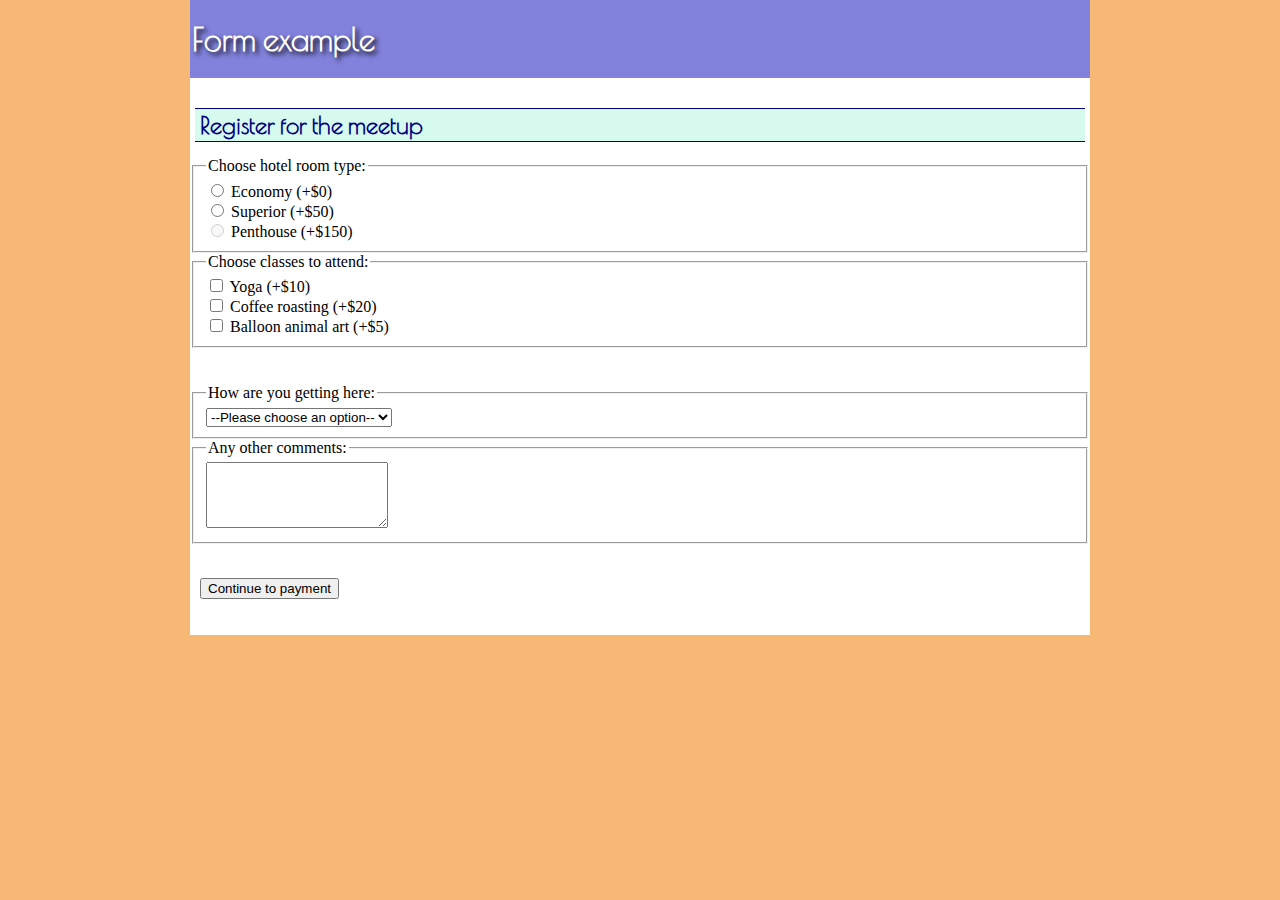
<file: form.html>
<!DOCTYPE html>
<html lang="en-US">

<head>
    <meta charset="UTF-8">
    <meta name="viewport" content="width=device-width, initial-scale=1.0">
    <title>MDN - HTML tutorial</title>
    <link rel="stylesheet" href="styles/style.css">
    <link rel="icon" href="favicon.ico" type="image/x-icon">

  <!--Font - Poiret One-->
  <link rel="preconnect" href="https://fonts.googleapis.com">
  <link rel="preconnect" href="https://fonts.gstatic.com" crossorigin>
  <link rel="stylesheet" href="https://fonts.googleapis.com/css2?family=Poiret+One&display=swap">
</head>

<body>
    <nav>
      <h1>Form example</h1>
    </nav>
    <article>
        <form action="./payment_page" method="get">
            <h2>Register for the meetup</h2>
            <div class="two-cols cont-620">
                <fieldset>
                    <legend>Choose hotel room type:</legend>
                    <div>
                        <input type="radio" id="hotelChoice1" name="hotel" value="economy">
                        <label for="hotelChoice1">Economy (+$0)</label>
                        <br>
                        <input type="radio" id="hotelChoice2" name="hotel" value="superior">
                        <label for="hotelChoice2">Superior (+$50)</label>
                        <br>
                        <input type="radio" id="hotelChoice3" name="hotel" value="penthouse" disabled>
                        <label for="hotelChoice3">Penthouse (+$150)</label>
                    </div>
                </fieldset>
                <fieldset>
                    <legend>Choose classes to attend:</legend>
                    <div>
                        <input type="checkbox" id="yoga" name="yoga">
                        <label for="yoga">Yoga (+$10)</label>
                        <br>
                        <input type="checkbox" id="coffee" name="coffee">
                        <label for="coffee">Coffee roasting (+$20)</label>
                        <br>
        
                        <input type="checkbox" id="balloon" name="balloon">
                        <label for="balloon">Balloon animal art (+$5)</label>
                    </div>
                </fieldset>
            </div>
            <br><br>
            <div class="two-cols cont-620">
                <fieldset>
                    <legend>How are you getting here:</legend>
                    <select name="transport" id="transport">
                        <option value="">--Please choose an option--</option>
                        <option value="plane">Plane</option>
                        <option value="bike">Bike</option>
                        <option value="walk">Walk</option>
                        <option value="bus">Bus</option>
                        <option value="train">Train</option>
                        <option value="jetPack">Jet pack</option>
                    </select>
                </fieldset>
                <fieldset>
                    <legend>Any other comments:</legend>
                    <textarea id="comments" name="comments" rows="4"></textarea>
                </fieldset>
            </div>
            <br>
            <p>
                <button>Continue to payment</button>
            </p>
        </form>
    </article>
</body>

</html>
</file>
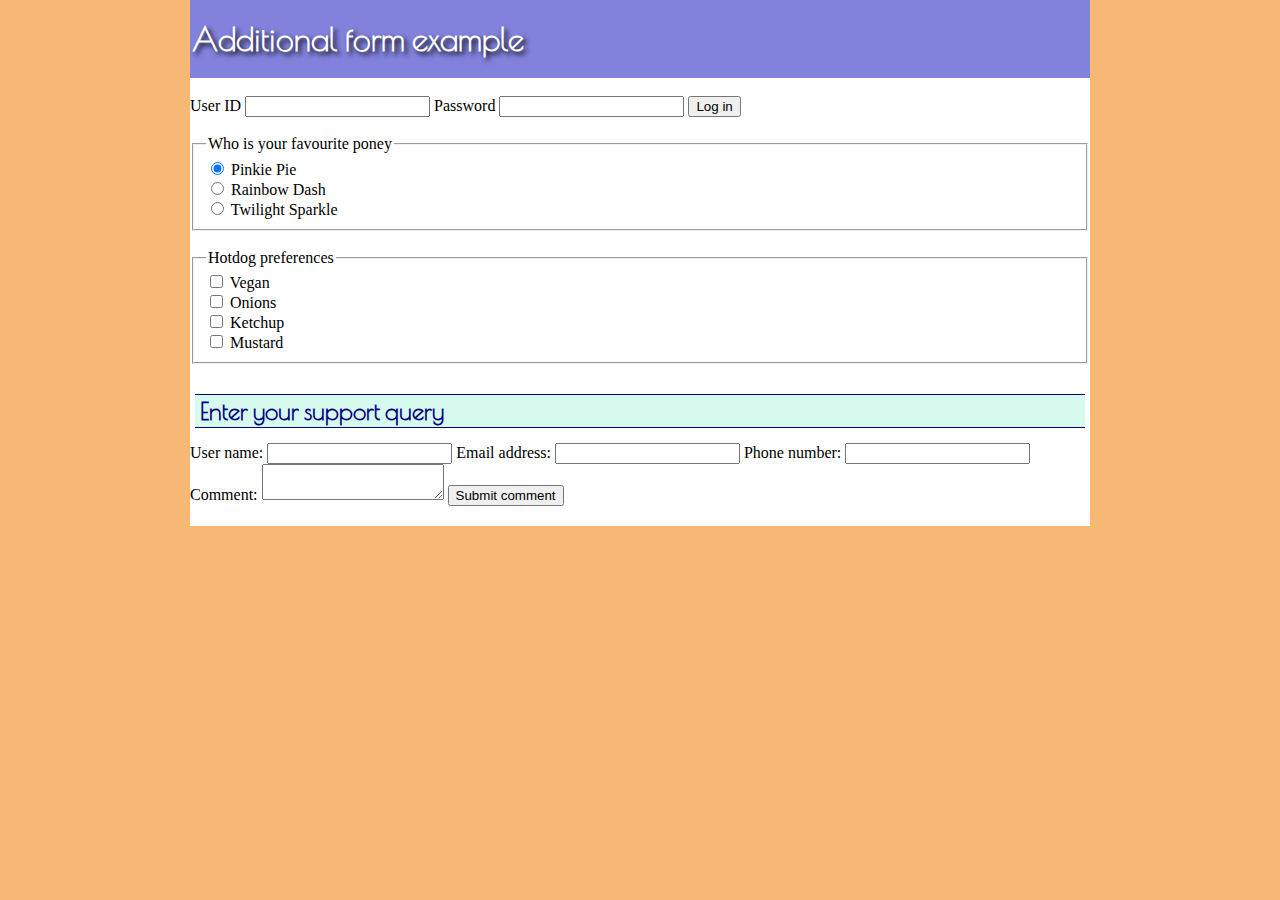
<file: form2.html>
<!DOCTYPE html>
<html lang="en-US">

<head>
  <meta charset="UTF-8">
  <meta name="viewport" content="width=device-width, initial-scale=1.0">
  <title>Tutorial - Playground</title>
  <link rel="stylesheet" href="styles/style.css">

  <!--Font - Poiret One-->
  <link rel="preconnect" href="https://fonts.googleapis.com">
  <link rel="preconnect" href="https://fonts.gstatic.com" crossorigin>
  <link href="https://fonts.googleapis.com/css2?family=Poiret+One&display=swap" rel="stylesheet">

</head>

<body>
  <nav>
    <h1>Additional form example</h1>
  </nav>
  <br>
  <article>
    <form action="./submit" method="get">
      <div class="form-container">
        <label for="userid">User ID</label>
        <input type="text" id="userid" name="userid" class="small-input">
        <label for="passw">Password</label>
        <input type="password" name="passw" id="passw" class="medium-input">
        <button>Log in</button>
      </div>
      <br>
      <div class="form-container">
        <fieldset class="fs-300">
          <legend>Who is your favourite poney</legend>
          <div>
            <input type="radio" id="Pinkie" name="poney" value="Pinkie Pie" checked>
            <label for="Pinkie">Pinkie Pie</label>
            <br>
            <input type="radio" id="Rainbow" name="poney" value="Rainbow Dash">
            <label for="Rainbow">Rainbow Dash</label>
            <br>
            <input type="radio" id="Twilight" name="poney" value="Twilight Sparkle">
            <label for="Twilight">Twilight Sparkle</label>
          </div>
        </fieldset>
        <br>
        <fieldset class="fs-300">
          <legend>Hotdog preferences</legend>
          <div>
            <input type="checkbox" id="Vegan" name="Vegan">
            <label for="Vegan">Vegan</label>
            <br>
            <input type="checkbox" id="Onions" name="Onions">
            <label for="Onions">Onions</label>
            <br>
            <input type="checkbox" id="Ketchup" name="Ketchup">
            <label for="Ketchup">Ketchup</label>
            <br>
            <input type="checkbox" id="Mustard" name="Mustard">
            <label for="Mustard">Mustard</label>
          </div>
        </fieldset>
      </div>
    </form>
    <form>
  </article>
  <article>
    <h2>Enter your support query</h2>
    <div class="form-container">
      <label for="uname">User name:</label>
      <input type="text" name="uname" id="uname" class="medium-input" minlength="5" maxlength="20">
      <label for="email">Email address:</label>
      <input type="email" name="email" id="email" class="medium-input" required>
      <label for="phone">Phone number:</label>
      <input type="tel" name="phone" id="phone" class="medium-input" maxlength="15" required>
      <label for="comment">Comment:</label>
      <textarea name="comment" id="comment" maxlength="200"> </textarea>
      <button>Submit comment</button>
    </div>
  </article>
  </form>
</body>

</html>
</file>
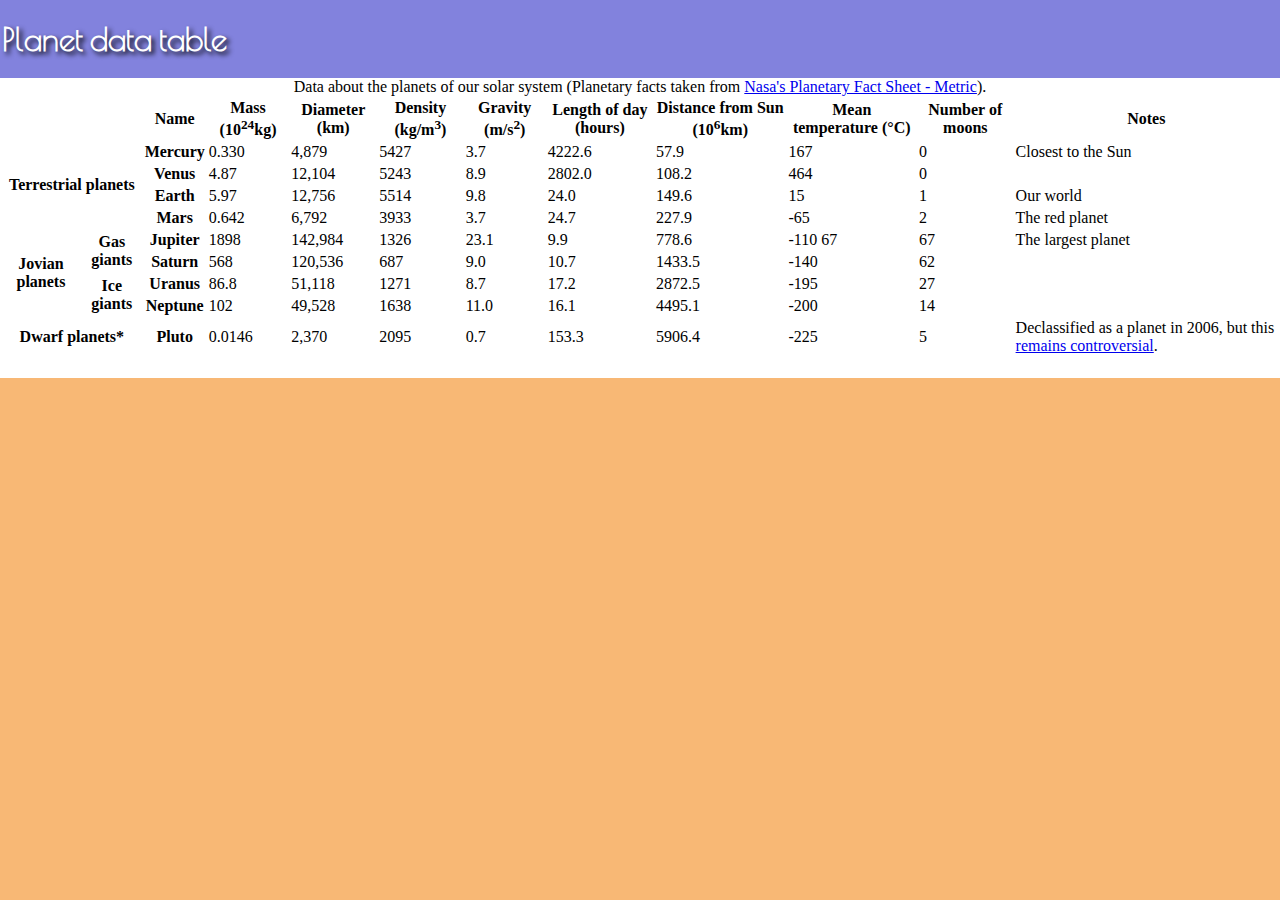
<file: planets.html>
<!doctype html>
<html lang="en-US">

<head>
  <meta charset="utf-8" />
  <meta name="viewport" content="width=device-width" />
  <title>Planet data table</title>
  <link href="styles/style.css" rel="stylesheet" />
  <link rel="icon" href="favicon.ico" type="image/x-icon">

  <!--Font - Poiret One-->
  <link rel="preconnect" href="https://fonts.googleapis.com">
  <link rel="preconnect" href="https://fonts.gstatic.com" crossorigin>
  <link rel="stylesheet" href="https://fonts.googleapis.com/css2?family=Poiret+One&display=swap">
</head>

<body style="max-width: fit-content;">
  <nav>
    <h1>Planet data table</h1>
  </nav>
  <article>
    <table class="tab-planets column-border">
      <caption>Data about the planets of our solar system (Planetary facts taken from <a
          href="http://nssdc.gsfc.nasa.gov/planetary/factsheet/">Nasa's Planetary Fact Sheet - Metric</a>).</caption>
      <colgroup>
        <col span="2">
        <col class="column-border">
      </colgroup>
      <thead class="column-border">
        <tr>
          <td colspan="2" id="top-left">&nbsp;</td>
          <th scope="col">Name</th>
          <th scope="col">Mass (10<sup>24</sup>kg)</th>
          <th scope="col">Diameter (km)</th>
          <th scope="col">Density (kg/m<sup>3</sup>)</th>
          <th scope="col">Gravity (m/s<sup>2</sup>)</th>
          <th scope="col">Length of day (hours)</th>
          <th scope="col">Distance from Sun (10<sup>6</sup>km)</th>
          <th scope="col">Mean temperature (°C)</th>
          <th scope="col">Number of moons</th>
          <th scope="col">Notes</th>
        </tr>
      </thead>
      <tbody>
        <tr>
          <th rowspan="4" colspan="2" scope="rowgroup">Terrestrial planets</th>
          <th scope="row">Mercury</th>
          <td>0.330</td>
          <td>4,879</td>
          <td>5427</td>
          <td>3.7</td>
          <td>4222.6</td>
          <td>57.9</td>
          <td>167</td>
          <td>0</td>
          <td>Closest to the Sun</td>
        </tr>
        <tr>
          <th scope="row">Venus</th>
          <td>4.87</td>
          <td>12,104</td>
          <td>5243</td>
          <td>8.9</td>
          <td>2802.0</td>
          <td>108.2</td>
          <td>464</td>
          <td>0</td>
          <td>&nbsp;</td>
        </tr>
        <tr id="earth">
          <th scope="row">Earth</th>
          <td>5.97</td>
          <td>12,756</td>
          <td>5514</td>
          <td>9.8</td>
          <td>24.0</td>
          <td>149.6</td>
          <td>15</td>
          <td>1</td>
          <td>Our world</td>
        </tr>
        <tr>
          <th scope="row">Mars</th>
          <td>0.642</td>
          <td>6,792</td>
          <td>3933</td>
          <td>3.7</td>
          <td>24.7</td>
          <td>227.9</td>
          <td>-65</td>
          <td>2</td>
          <td>The red planet</td>
        </tr>
        <tr>
          <th rowspan="4" scope="rowgroup">Jovian planets</th>
          <th rowspan="2" scope="rowgroup">Gas giants</th>
          <th scope="row">Jupiter</th>
          <td>1898</td>
          <td>142,984</td>
          <td>1326</td>
          <td>23.1</td>
          <td>9.9</td>
          <td>778.6</td>
          <td>-110 67</td>
          <td>67</td>
          <td>The largest planet</td>
        </tr>
        <tr>
          <th scope="row">Saturn</th>
          <td>568</td>
          <td>120,536</td>
          <td>687</td>
          <td>9.0</td>
          <td>10.7</td>
          <td>1433.5</td>
          <td>-140</td>
          <td>62</td>
          <td>&nbsp;</td>
        </tr>
        <tr>
          <th rowspan="2" scope="rowgroup">Ice giants</th>
          <th scope="row">Uranus</th>
          <td>86.8</td>
          <td>51,118</td>
          <td>1271</td>
          <td>8.7</td>
          <td>17.2</td>
          <td>2872.5</td>
          <td>-195</td>
          <td>27</td>
          <td>&nbsp;</td>
        </tr>
        <tr>
          <th scope="row">Neptune</th>
          <td>102</td>
          <td>49,528</td>
          <td>1638</td>
          <td>11.0</td>
          <td>16.1</td>
          <td>4495.1</td>
          <td>-200</td>
          <td>14</td>
          <td>&nbsp;</td>
        </tr>
        <tr>
          <th colspan="2" scope="rowgroup">Dwarf planets*</th>
          <th scope="row">Pluto</th>
          <td>0.0146</td>
          <td>2,370</td>
          <td>2095</td>
          <td>0.7</td>
          <td>153.3</td>
          <td>5906.4</td>
          <td>-225</td>
          <td>5</td>
          <td>Declassified as a planet in 2006, but this
            <a href="http://www.usatoday.com/story/tech/2014/10/02/pluto-planet-solar-system/16578959/">
              remains controversial</a>.
          </td>
        </tr>
      </tbody>
    </table>
  </article>
</body>

</html>
</file>
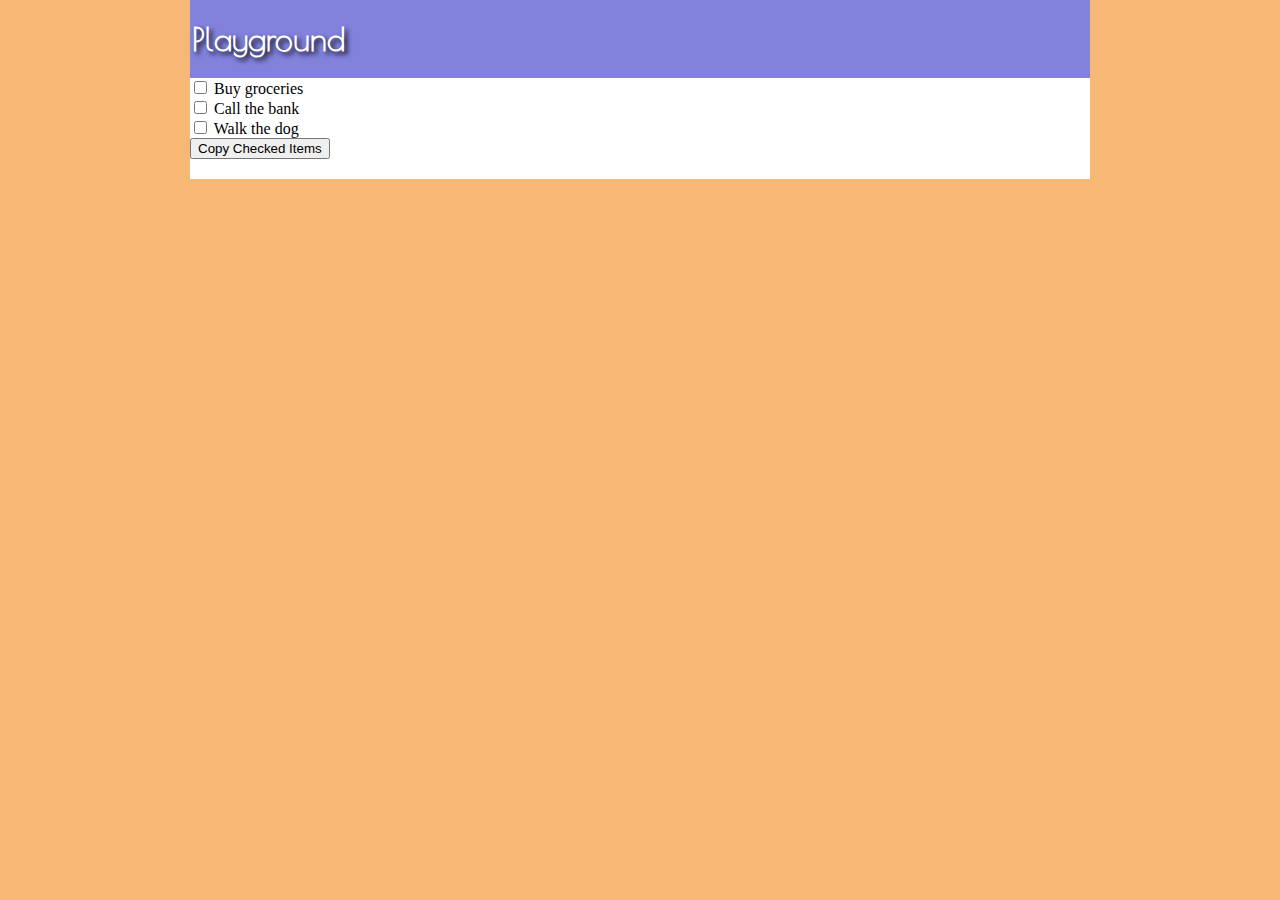
<file: playground.html>
<!DOCTYPE html>
<html lang="en-US">

<head>
  <meta charset="UTF-8">
  <meta name="viewport" content="width=device-width, initial-scale=1.0">
  <title>Tutorial - Playground</title>
  <link rel="stylesheet" href="styles/style.css">

  <!--Font - Poiret One-->
  <link rel="preconnect" href="https://fonts.googleapis.com">
  <link rel="preconnect" href="https://fonts.gstatic.com" crossorigin>
  <link href="https://fonts.googleapis.com/css2?family=Poiret+One&display=swap" rel="stylesheet">
  <style>
  </style>
</head>

<body>
    <h1>Playground</h1>
    <div id="checklist-container">
      <div>
        <input type="checkbox" value="Buy groceries">
        <span>Buy groceries</span>
      </div>
      <div>
        <input type="checkbox" value="Call the bank">
        <span>Call the bank</span>
      </div>
      <div>
        <input type="checkbox" value="Walk the dog">
        <span>Walk the dog</span>
      </div>
    </div>
    <button id="copyBtn">Copy Checked Items</button>
</body>
<script>
  document.getElementById('copyBtn').addEventListener('click', async () => {
    // 1. Grab all checked checkboxes
    const checkedBoxes = document.querySelectorAll('input[type="checkbox"]:checked');

    // 2. Map directly to the 'value' property
    const listText = Array.from(checkedBoxes)
      .map(checkbox => checkbox.value)
      .join('\n');

    if (!listText) {
      alert("Please select at least one item.");
      return;
    }

    try {
      await navigator.clipboard.writeText(listText);
      console.log("Copied to clipboard!");
    } catch (err) {
      console.error('Error copying text: ', err);
    }
  });
</script>
</html>
</file>
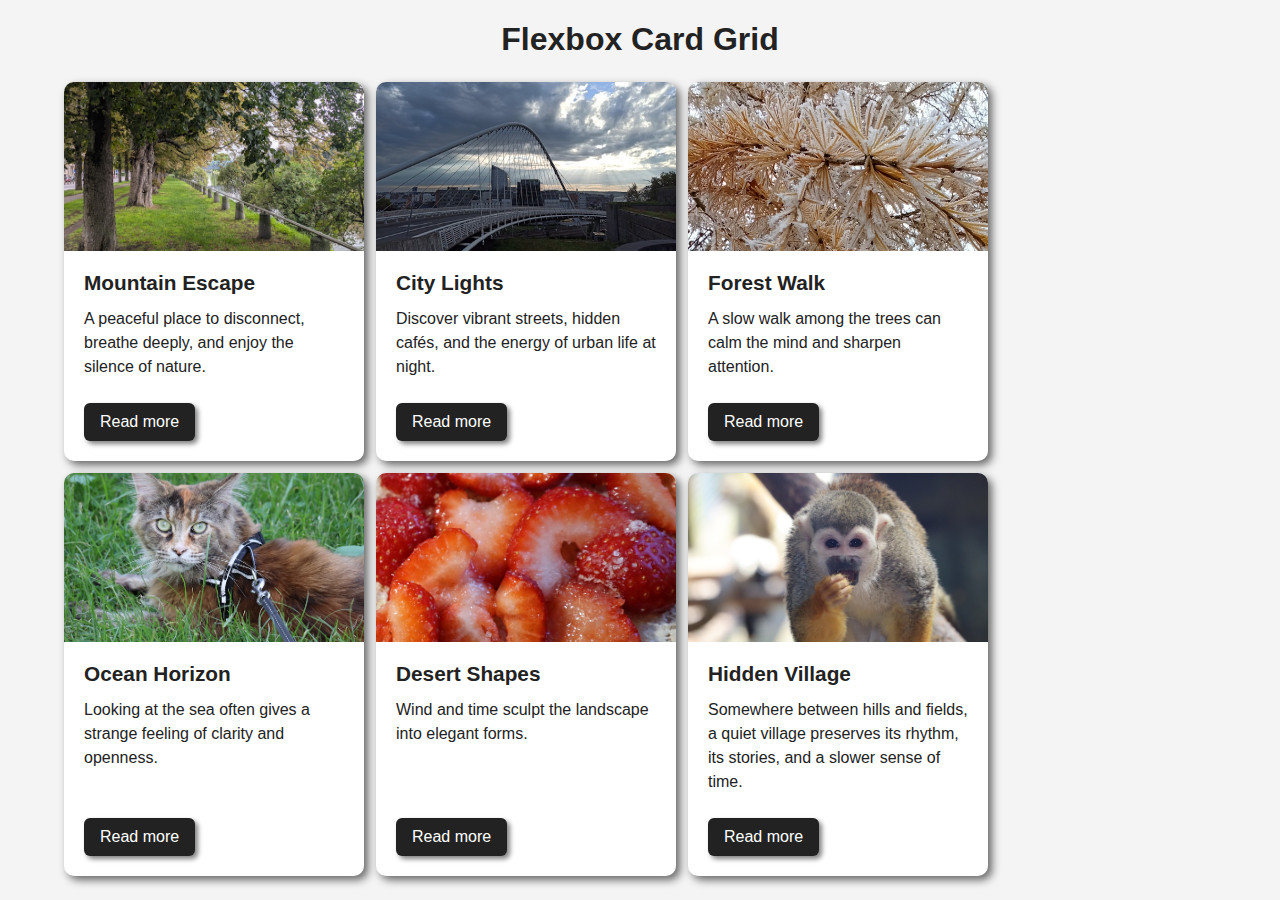
<file: Flexbox/Cardgrid.html>
<!DOCTYPE html>
<html lang="en-US">

<head>
  <meta charset="utf-8">
  <meta name="viewport" content="width=device-width, initial-scale=1.0">

  <style>
    /* --- Default styling ------------------------------------------------------------------- */
    * {
      box-sizing: border-box;
    }
    body {
      margin: 0;
      font-family: Arial, Helvetica, sans-serif;
      background-color: #f4f4f4;
      color: #222;
    }
    .page {
      width: min(1600px, 90%);
      margin: 10px auto;
    }
    h1 {
      margin-bottom: 24px;
      text-align: center;
    }
    /* --- Flex container -------------------------------------------------------------------- */
    .card-container {
      display: flex;
      justify-content: flex-start;
      flex-flow: row wrap;
      gap: 12px;
    }
    .card {
      flex: 0 1 300px;
      min-width: min(280px, 100%);
      max-width: 320px;
      background-color: white;
      border-radius: 10px;
      overflow: hidden;
      box-shadow: 4px 4px 8px rgb(103, 102, 102);

      display: flex;
      flex-flow: column nowrap;
    }
    .card img {
      display: block;
      width: 100%;
      aspect-ratio: 16 / 9; /*height: 200px;*/
      object-fit: cover;
    }
    .card-content {
      flex: 1;
      padding: 20px;

      display: flex;
      flex-flow: column nowrap;
    }
    .card-content h2 {
      margin-top: 0;
      margin-bottom: 12px;
      font-size: 1.3rem;
    }
    .card-content p {
      margin-top: 0;
      margin-bottom: 24px;
      line-height: 1.5;
    }
    .card-button {
      margin-top: auto;
      align-self: flex-start;
      text-decoration: none;
      background-color: #222;
      color: white;
      padding: 10px 16px;
      border-radius: 6px;
      box-shadow: 3px 3px 5px gray;
    }
  </style>
  <title>Flexbox Card Grid</title>
</head>
<body>
  <main class="page">
    <h1>Flexbox Card Grid</h1>
    <section class="card-container">
      <article class="card">
        <img src="Images/Ourte-Confl.jpg" alt="Random illustration">
        <div class="card-content">
          <h2>Mountain Escape</h2>
          <p>
            A peaceful place to disconnect, breathe deeply, and enjoy the silence of nature.
          </p>
          <a href="#" class="card-button">Read more</a>
        </div>
      </article>
      <article class="card">
        <img src="Images/Pont-Guill.jpg" alt="Random illustration">
        <div class="card-content">
          <h2>City Lights</h2>
          <p>
            Discover vibrant streets, hidden cafés, and the energy of urban life at night.
          </p>
          <a href="#" class="card-button">Read more</a>
        </div>
      </article>
      <article class="card">
        <img src="Images/Nassogne-Snow.jpg" alt="Random illustration">
        <div class="card-content">
          <h2>Forest Walk</h2>
          <p>
            A slow walk among the trees can calm the mind and sharpen attention.
          </p>
          <a href="#" class="card-button">Read more</a>
        </div>
      </article>
      <article class="card">
        <img src="Images/Minuit.jpg" alt="Random illustration">
        <div class="card-content">
          <h2>Ocean Horizon</h2>
          <p>
            Looking at the sea often gives a strange feeling of clarity and openness.
          </p>
          <a href="#" class="card-button">Read more</a>
        </div>
      </article>
      <article class="card">
        <img src="Images/Fraises.jpg" alt="Random illustration">
        <div class="card-content">
          <h2>Desert Shapes</h2>
          <p>
            Wind and time sculpt the landscape into elegant forms.
          </p>
          <a href="#" class="card-button">Read more</a>
        </div>
      </article>
      <article class="card">
        <img src="Images/Monkey.jpg" alt="Random illustration">
        <div class="card-content">
          <h2>Hidden Village</h2>
          <p>
            Somewhere between hills and fields, a quiet village preserves its rhythm,
            its stories, and a slower sense of time.
          </p>
          <a href="#" class="card-button">Read more</a>
        </div>
      </article>
    </section>
  </main>
</body>

</html>
</file>
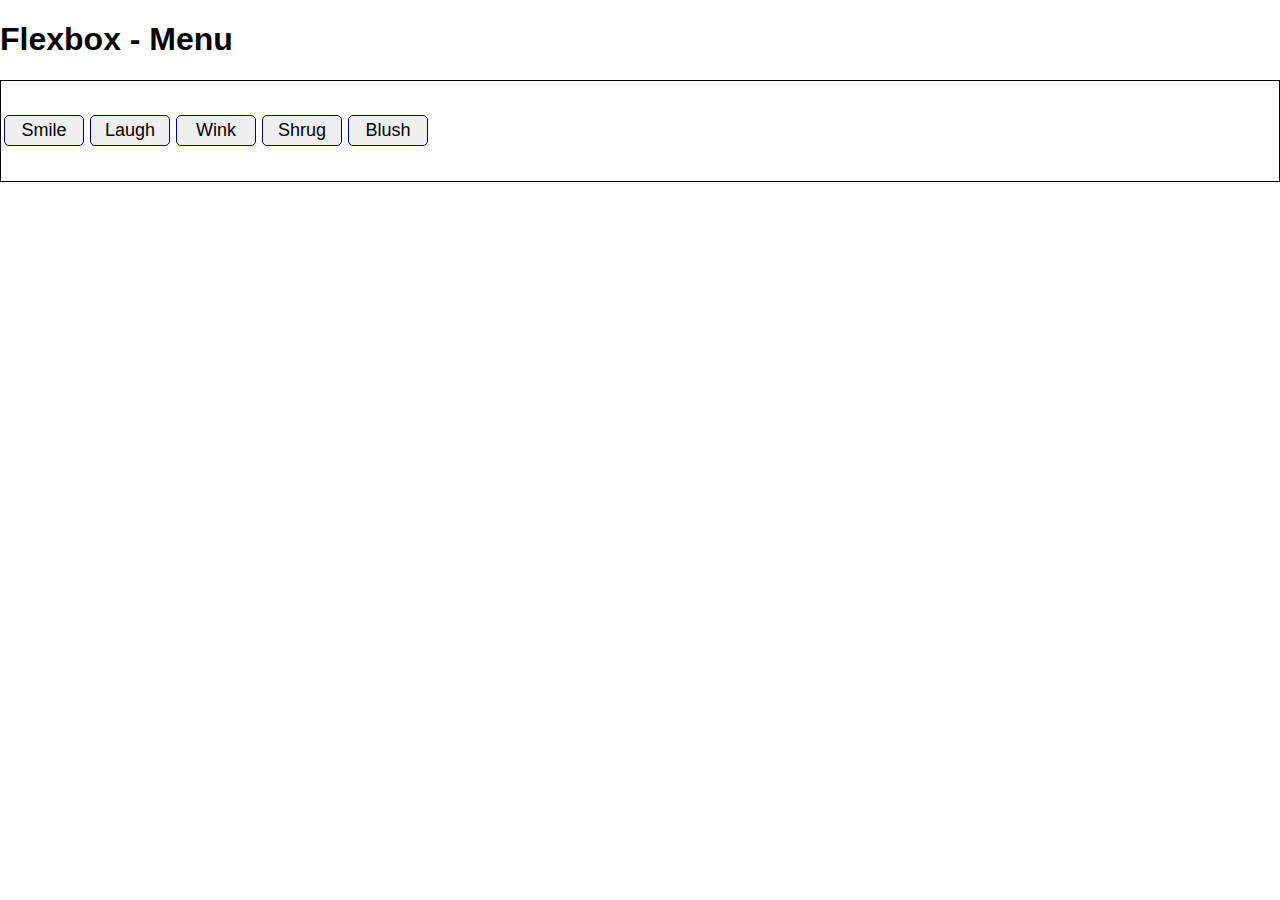
<file: Flexbox/Menu.html>
<!DOCTYPE html>
<html lang="en-US">

<head>
  <meta charset="utf-8">
  <meta name="viewport" content="width=device-width" />

  <style>
    body {
      font-family: sans-serif;
      margin: 0;
    }
  
    div {
      display: flex;
      flex-flow: row wrap;
      align-items: center;
      justify-content: flex-start;
      height: auto;
      min-height: 100px;
      border: 1px solid black;
    }
    button {
      flex-basis: 80px;
      margin: 3px;
      font-size: 18px;
      line-height: 1.5;

      border: 1px solid navy;
      border-radius: 5px;
    }
  </style>
  <title>Flexbox - Menu</title>
</head>

<body>
  <h1>Flexbox - Menu</h1>
  <div>
    <button>Smile</button>
    <button>Laugh</button>
    <button>Wink</button>
    <button>Shrug</button>
    <button>Blush</button>
  </div>
</body>

</html>
</file>
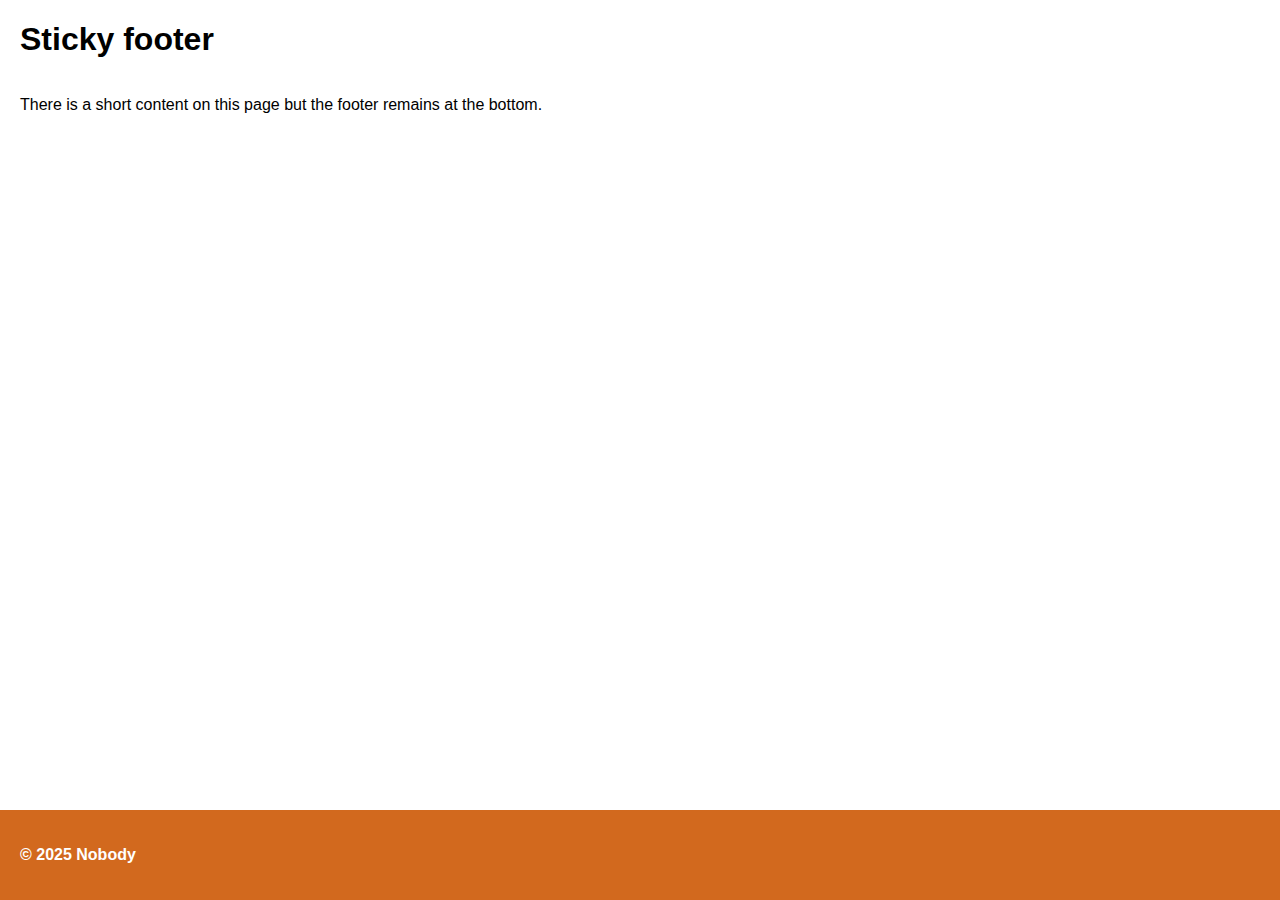
<file: Flexbox/Stickyfooter.html>
<!DOCTYPE html>
<html lang="en-US">

<head>
  <meta charset="utf-8">
  <meta name="viewport" content="width=device-width">

  <style>
    html {
      box-sizing: border-box;
    }
    body {
      font-family: Verdana, Geneva, Tahoma, sans-serif;
      display: flex;
      flex-direction: column;
      min-height: 100dvh;
      margin: 0;
    }
    main {
      flex-grow: 1;
    }
    header,
    main {
      margin: 0 20px;
    }
    footer {
      padding: 20px;
      background-color: chocolate;
      color: white;
      font-weight: bold;
    }
  </style>
  <title>Sticky footer</title>
</head>
<body>
  <header>
    <h1>Sticky footer</h1>
  </header>
  <main>
    <p>There is a short content on this page but the footer remains at the bottom.</p>
  </main>
  <footer>
    <p><strong>&copy;</strong> 2025 Nobody</p>
  </footer>
</body>

</html>
</file>
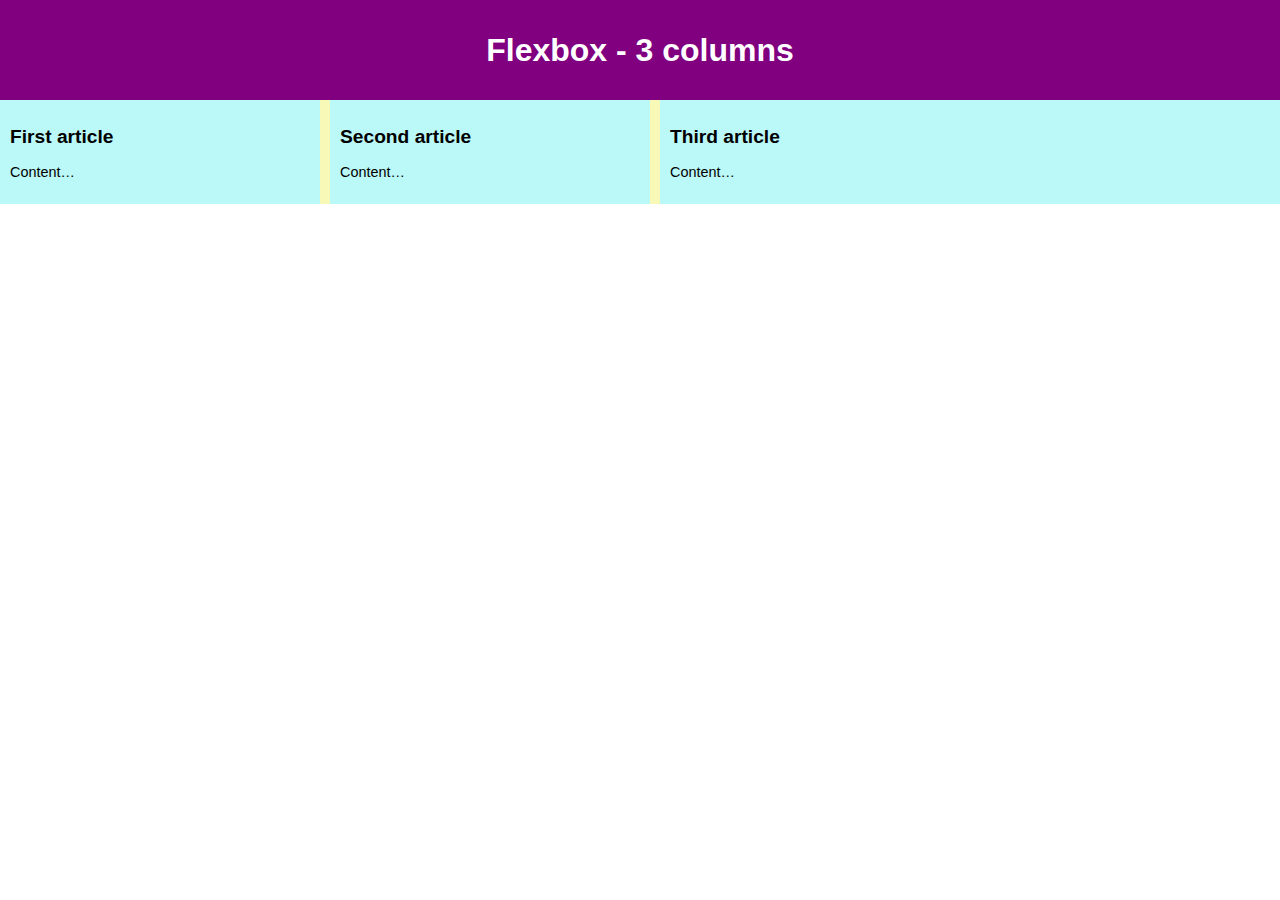
<file: Flexbox/Threecols.html>
<!DOCTYPE html>
<html lang="en-US">

<head>
  <meta charset="utf-8">
  <meta name="viewport" content="width=device-width" />

  <style>
    body {
      font-family: sans-serif;
      margin: 0;
    }
  
    header {
      background: purple;
      height: 100px;
    }
  
    h1 {
      text-align: center;
      color: white;
      line-height: 100px;
      margin: 0;
    }
    h2 {
      font-size: 1.2rem;
    }
    p {
      font-size: 0.9rem;
    }
    section {
      display: flex;
      flex-flow: row wrap;
      background-color: rgb(249, 249, 183);
      gap: 10px;
    }
    article {
      padding: 10px;
      background: rgb(187, 248, 248);
      flex: 1 100px;
    }
    article:nth-of-type(3) {
      flex: 2 200px;
    }
  </style>
  <title>Flexbox - 3 columns</title>
</head>

<body>
  <header>
    <h1>Flexbox - 3 columns</h1>
  </header>
  <section>
    <article>
      <h2>First article</h2>
      <p>Content…</p>
    </article>
    <article>
      <h2>Second article</h2>
      <p>Content…</p>
    </article>
    <article>
      <h2>Third article</h2>
      <p>Content…</p>
    </article>
  </section>
</body>

</html>
</file>
<file: styles/style.css>
html {
    background-color: rgb(248, 184, 117);
}
body {
    font-family: Verdana;
    max-width: 900px;
    margin: 0 auto;
    background-color: white;
    padding-bottom: 20px;  
}
h1, h2, h3 {
    font-family: "Poiret One", sans-serif;
    font-style: normal;
}
h1, h2 {
    font-weight: bold;
}
h1 {
    background-color: rgb(130, 130, 221);
    color: white;
    padding: 20px 2px 20px 2px;
    margin: 0;
    text-shadow: 3px 3px 5px black;
}
h2 {
    color: navy;
    background-color: rgb(214, 250, 238);
    padding: 2px 2px 2px 5px;
    margin: 30px 5px 15px 5px;
    border-top: 1px solid navy;
    border-bottom: 1px solid navy;
}
h3 {
    color: rgb(43, 117, 120);
    text-shadow: 1px 1px 3px gray;
    margin-left: 5px;
}
li {
    line-height: 1.5;
}
code {
  font-size: 0.95em;
}

code, .option {
    font-family: 'Courier New', Courier, monospace;
    background-color: antiquewhite;
    color: navy;
    border-radius: 3px;
    border: 1px #0b6e99 solid;
    padding: 0 3px;
}
p,
.float_img,
.div_links {
    margin-left: 10px;
}
.div_links {
    line-height: 1.5;
}
.note {
  border-left: 4px solid #de9b1f; 
  padding-left: 10px;
  margin: 1em 30px;
  font-family: "Arial", sans-serif;
  line-height: 1.5;
}
.note strong {
  color: #ab7002;
}
.big_emo {
    font-size: 24px;
}
.p_subp {
    margin-left: 15px;
}
.p_subp p { /* reduce vertical margins to 5 instead of 16 */
    margin-top: 5px;
    margin-bottom: 5px;
}
#img_css_stx {
    width: 300px;
    height: auto;
    border: 3px solid rgb(105, 105, 206);
}
#img_boxm {
    display: block;
    margin: 0 auto;
    max-width: 85%;
    height: auto;
}
.done {
  color: darkseagreen;
  text-decoration: line-through solid black 2px;
}
</file>
